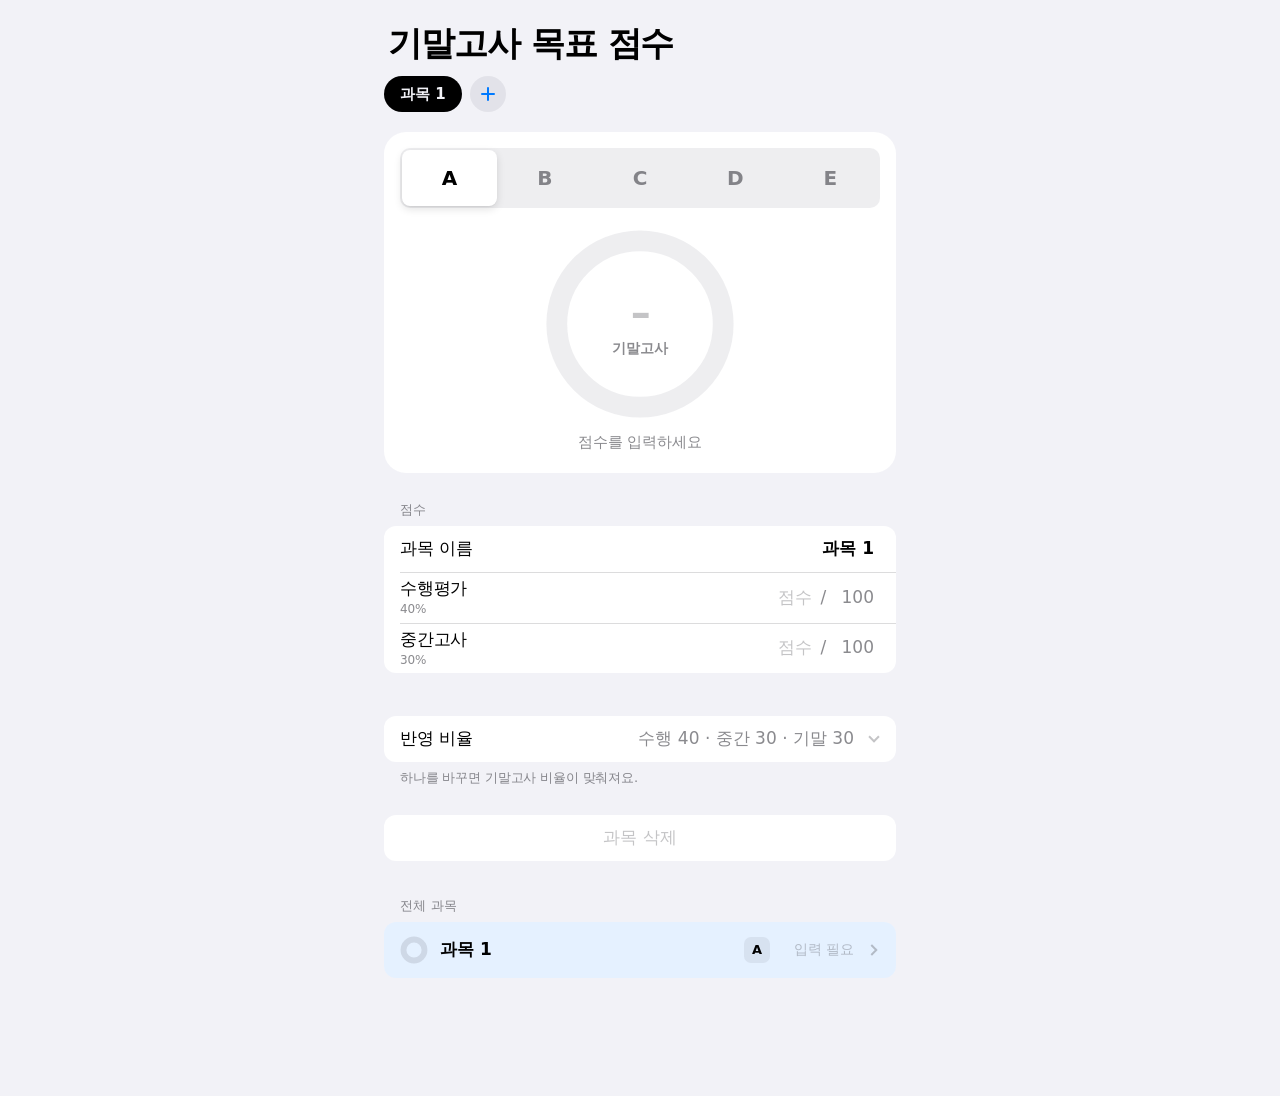
<file: index.html>
<!DOCTYPE html>
<html lang="ko">
<head>
<meta charset="utf-8">
<meta name="viewport" content="width=device-width, initial-scale=1, viewport-fit=cover">
<title>기말고사 목표 점수</title>
<link rel="stylesheet" href="style.css">
</head>
<body>
<div class="wrap"><header class="large"><h1>기말고사 목표 점수</h1></header></div>
<div id="sentinel" aria-hidden="true"></div>
<nav class="bar" id="bar"><div class="chips" id="chips" role="tablist" aria-label="과목"></div></nav>

<main class="wrap">
  <!-- 결과 -->
  <section class="hero" aria-label="결과">
    <div class="seg" id="seg" role="radiogroup" aria-label="목표 성취도"><i class="thumb" aria-hidden="true"></i></div>
    <div class="gauge" id="gauge" data-state="empty" data-zero>
      <svg viewBox="0 0 120 120" aria-hidden="true"><circle class="track" cx="60" cy="60" r="52"/><circle class="arc" cx="60" cy="60" r="52" pathLength="100"/></svg>
      <div class="center" aria-live="polite" aria-atomic="true"><span class="big" id="big">–</span><span class="unit" id="unit">기말고사</span></div>
    </div>
    <p class="sub" id="sub">점수를 입력하세요</p>
  </section>

  <!-- 점수 -->
  <p class="sh">점수</p>
  <div class="group">
    <label class="row"><span class="lbl">과목 이름</span><input id="nm" class="nm" type="text" maxlength="20" placeholder="이름" autocomplete="off"></label>
    <div class="row" id="row-sp">
      <span class="lbl">수행평가<small id="cap-p">40%</small></span>
      <span class="field"><input id="sp" type="number" inputmode="decimal" min="0" step="any" placeholder="점수" aria-label="수행평가 점수">/<input id="spm" class="max" type="number" inputmode="decimal" min="0" step="any" aria-label="수행평가 만점"></span>
    </div>
    <div class="row" id="row-sm">
      <span class="lbl">중간고사<small id="cap-m">30%</small></span>
      <span class="field"><input id="sm" type="number" inputmode="decimal" min="0" step="any" placeholder="점수" aria-label="중간고사 점수">/<input id="smm" class="max" type="number" inputmode="decimal" min="0" step="any" aria-label="중간고사 만점"></span>
    </div>
  </div>
  <p class="sf" id="note-s"></p>

  <!-- 반영 비율 -->
  <div class="group">
    <button type="button" class="row tap" id="tg-w" aria-expanded="false" aria-controls="dw-w"><span class="lbl">반영 비율</span><span class="val" id="wsum"></span><i class="chev"></i></button>
    <div class="drawer" id="dw-w"><div>
      <div class="row"><span class="lbl">수행평가</span><span class="field"><input id="wp" type="number" inputmode="decimal" min="0" max="100" step="any" aria-label="수행평가 비율">%</span></div>
      <div class="row"><span class="lbl">중간고사</span><span class="field"><input id="wm" type="number" inputmode="decimal" min="0" max="100" step="any" aria-label="중간고사 비율">%</span></div>
      <div class="row"><span class="lbl">기말고사</span><span class="field"><input id="wf" type="number" inputmode="decimal" min="0" max="100" step="any" aria-label="기말고사 비율">%</span></div>
    </div></div>
  </div>
  <p class="sf" id="note-w">하나를 바꾸면 기말고사 비율이 맞춰져요.</p>

  <!-- 계산 과정 -->
  <div class="group" id="g-steps" hidden>
    <button type="button" class="row tap" id="tg-s" aria-expanded="false" aria-controls="dw-s"><span class="lbl">계산 과정</span><i class="chev"></i></button>
    <div class="drawer" id="dw-s"><div id="steps"></div></div>
  </div>

  <div class="group" style="margin-top:1.75rem"><button type="button" class="row tap danger" id="del">과목 삭제</button></div>

  <!-- 전체 과목 -->
  <p class="sh" style="margin-top:2.25rem">전체 과목</p>
  <div class="group" id="sum"></div>
  <p class="sf" id="sfoot"></p>
  <div class="end"></div>
</main>

<div class="toast" id="toast" role="status" aria-live="polite"><span id="toast-msg"></span><button type="button" id="undo">실행 취소</button></div>

<script type="module" src="js/main.js"></script>
</body>
</html>
</file>
<file: style.css>
:root {
  --bg: #F2F2F7; --card: #FFFFFF; --ink: #000000; --ink2: rgba(60,60,67,.6); --ink3: rgba(60,60,67,.3);
  --sep: rgba(60,60,67,.18); --fill: rgba(118,118,128,.12); --fill2: rgba(118,118,128,.2); --press: rgba(0,0,0,.05);
  --blue: #007AFF; --green: #34C759; --orange: #FF9500; --red: #FF3B30; --gray: #8E8E93;
  --thumb: #FFFFFF; --bar: rgba(242,242,247,.72);
  --ease: cubic-bezier(.22,1,.36,1); /* damping 1.0 스프링 근사 */
  --round: ui-rounded, "SF Pro Rounded", system-ui, -apple-system, sans-serif;
  color-scheme: light dark;
}
@media (prefers-color-scheme: dark) {
  :root:not([data-theme="light"]) {
    --bg: #000000; --card: #1C1C1E; --ink: #FFFFFF; --ink2: rgba(235,235,245,.6); --ink3: rgba(235,235,245,.3);
    --sep: rgba(84,84,88,.65); --fill: rgba(118,118,128,.24); --fill2: rgba(118,118,128,.32); --press: rgba(255,255,255,.08);
    --blue: #0A84FF; --green: #30D158; --orange: #FF9F0A; --red: #FF453A; --gray: #8E8E93;
    --thumb: #636366; --bar: rgba(0,0,0,.72);
  }
}
:root[data-theme="dark"] {
  --bg: #000000; --card: #1C1C1E; --ink: #FFFFFF; --ink2: rgba(235,235,245,.6); --ink3: rgba(235,235,245,.3);
  --sep: rgba(84,84,88,.65); --fill: rgba(118,118,128,.24); --fill2: rgba(118,118,128,.32); --press: rgba(255,255,255,.08);
  --blue: #0A84FF; --green: #30D158; --orange: #FF9F0A; --red: #FF453A; --gray: #8E8E93;
  --thumb: #636366; --bar: rgba(0,0,0,.72);
}
@media (prefers-contrast: more) {
  :root { --ink2: rgba(60,60,67,.85); --sep: rgba(60,60,67,.5); }
  .group, .hero { outline: 1px solid var(--ink3); }
}

*, *::before, *::after { box-sizing: border-box; }
[hidden] { display: none !important; }
html { -webkit-text-size-adjust: 100%; }
body {
  margin: 0; background: var(--bg); color: var(--ink);
  font: 1.0625rem/1.4 system-ui, -apple-system, "Apple SD Gothic Neo", "Pretendard", "Noto Sans KR", "Malgun Gothic", sans-serif;
  letter-spacing: -0.01em; word-break: keep-all; font-variant-numeric: tabular-nums; -webkit-tap-highlight-color: transparent;
}
.wrap { max-width: 34rem; margin: 0 auto; padding: 0 1rem; }
button { font: inherit; color: inherit; }

/* ── 라지 타이틀 + 유리 바 ── */
.large { padding: calc(1.5rem + env(safe-area-inset-top, 0px)) 0 .25rem; }
.large h1 { margin: 0 .25rem; font-size: 2.125rem; line-height: 1.12; font-weight: 800; letter-spacing: -0.03em; }
.bar {
  position: sticky; top: 0; z-index: 5; padding: .5rem 0 .625rem;
  padding-top: calc(.5rem + env(safe-area-inset-top, 0px) * var(--stuck, 0));
  transition: background-color .25s var(--ease);
}
.bar::after { content: ""; position: absolute; left: 0; right: 0; bottom: 0; height: .5px; background: var(--sep); opacity: 0; transition: opacity .25s; }
.bar.stuck { --stuck: 1; background: var(--bar); -webkit-backdrop-filter: blur(20px) saturate(180%); backdrop-filter: blur(20px) saturate(180%); }
.bar.stuck::after { opacity: 1; }
.chips { display: flex; gap: .5rem; overflow-x: auto; padding: .125rem 1rem; scrollbar-width: none; max-width: 34rem; margin: 0 auto; }
.chips::-webkit-scrollbar { display: none; }
.chip {
  flex: none; appearance: none; border: 0; border-radius: 99px; cursor: pointer;
  height: 2.25rem; padding: 0 1rem; max-width: 10rem; overflow: hidden; text-overflow: ellipsis; white-space: nowrap;
  background: var(--fill); color: var(--ink); font-size: .9375rem; font-weight: 600;
  transition: background-color .25s var(--ease), color .25s var(--ease), transform .1s ease-out;
}
.chip:active { transform: scale(.95); }
.chip[aria-selected="true"] { background: var(--ink); color: var(--bg); }
.chip:focus-visible { outline: 2px solid var(--blue); outline-offset: 2px; }
.chip.add { width: 2.25rem; padding: 0; display: grid; place-items: center; background: var(--fill); color: var(--blue); }
.chip.add svg { width: .875rem; height: .875rem; }

/* ── 결과 카드 ── */
.hero { margin-top: .5rem; padding: 1rem 1rem 1.25rem; background: var(--card); border-radius: 22px; }
.seg { --i: 0; position: relative; display: grid; grid-template-columns: repeat(5, 1fr); padding: 2px; border-radius: 10px; background: var(--fill); }
.thumb {
  position: absolute; top: 2px; bottom: 2px; left: 2px; width: calc((100% - 4px) / 5); border-radius: 8px;
  background: var(--thumb); box-shadow: 0 3px 8px rgba(0,0,0,.12), 0 1px 1px rgba(0,0,0,.04);
  transform: translateX(calc(var(--i) * 100%)); transition: transform .4s var(--ease);
}
.seg button {
  position: relative; appearance: none; border: 0; background: transparent; cursor: pointer; border-radius: 8px;
  height: 3.5rem; display: flex; flex-direction: column; align-items: center; justify-content: center; gap: .3125rem; color: var(--ink2); transition: color .2s, transform .1s ease-out;
}
.seg button:active { transform: scale(.94); }
.seg button:focus-visible { outline: 2px solid var(--blue); outline-offset: -2px; }
.seg button[aria-checked="true"] { color: var(--ink); }
.g { font-family: var(--round); font-size: 1.25rem; font-weight: 800; line-height: 1; text-box: trim-both cap alphabetic; }
.gs { font-size: .625rem; line-height: 1; text-box: trim-both cap alphabetic; font-weight: 600; letter-spacing: .01em; color: var(--ink2); }
.gs:empty { display: none; }
.seg button.imp .g { color: var(--ink3); text-decoration: line-through; text-decoration-thickness: 2px; }
.seg button.done .gs { color: var(--green); }

.gauge { --v: 0; --c: var(--blue); position: relative; width: 12rem; height: 12rem; margin: 1.25rem auto .75rem; }
.gauge svg { width: 100%; height: 100%; transform: rotate(-90deg); overflow: visible; }
.gauge .track { fill: none; stroke: var(--fill); stroke-width: 13; }
.gauge .arc {
  fill: none; stroke: var(--c); stroke-width: 13; stroke-linecap: round; stroke-dasharray: 100 100;
  stroke-dashoffset: calc(100 - var(--v)); transition: stroke-dashoffset .7s var(--ease), stroke .3s var(--ease), opacity .2s;
}
.gauge[data-zero] .arc { opacity: 0; }
.center { position: absolute; inset: 0; display: flex; flex-direction: column; align-items: center; justify-content: center; gap: .5rem; text-align: center; }
.big { font-family: var(--round); font-size: 3.25rem; line-height: 1; font-weight: 800; letter-spacing: -0.035em; color: var(--ink); text-box: trim-both cap alphabetic; }
.unit { line-height: 1; text-box: trim-both cap alphabetic; font-size: .875rem; font-weight: 600; color: var(--ink2); }
.gauge[data-state="done"] .big, .gauge[data-state="impossible"] .big { font-size: 1.875rem; letter-spacing: -0.02em; }
.gauge[data-state="done"] .big { color: var(--green); }
.gauge[data-state="impossible"] .big { color: var(--ink2); }
.gauge[data-state="empty"] .big, .gauge[data-state="error"] .big { font-size: 2.5rem; color: var(--ink3); }
.sub { margin: 0; min-height: 1.4em; text-align: center; font-size: .9375rem; color: var(--ink2); }
.sub strong { color: var(--ink); font-weight: 700; }
.sub.err { color: var(--red); font-weight: 600; }

/* ── 그룹 리스트 ── */
.sh { margin: 1.75rem 1rem .4375rem; font-size: .8125rem; font-weight: 500; letter-spacing: .01em; color: var(--ink2); }
.sf { margin: .4375rem 1rem 0; min-height: 1.2em; font-size: .8125rem; line-height: 1.35; color: var(--ink2); }
.sf.err { color: var(--red); font-weight: 600; }
.group { background: var(--card); border-radius: 12px; overflow: hidden; }
.sf + .group { margin-top: 1.25rem; }
.row { position: relative; display: flex; align-items: center; gap: .75rem; min-height: 2.875rem; padding: .3125rem 1rem; transition: opacity .25s var(--ease); }
.row + .row::before, .drawer + .row::before, .row + .drawer::before { content: ""; position: absolute; top: 0; left: 1rem; right: 0; height: .5px; background: var(--sep); }
.drawer { position: relative; }
.row.off { opacity: .4; }
.lbl { flex: 1; min-width: 0; }
.lbl small { display: block; font-size: .75rem; color: var(--ink2); }
.val { color: var(--ink2); white-space: nowrap; }
.field { display: flex; align-items: center; gap: .125rem; color: var(--ink2); }
.row input {
  border: 0; border-radius: 7px; background: transparent; padding: .375rem .375rem; color: var(--ink);
  font: inherit; font-weight: 600; text-align: right; -moz-appearance: textfield; appearance: textfield;
  transition: background-color .15s, box-shadow .15s;
}
.row input[type="number"] { width: 3.5rem; }
.row input.max { width: 3.25rem; color: var(--ink2); font-weight: 500; }
.row input.nm { flex: 1; min-width: 0; text-align: right; }
.row input::-webkit-outer-spin-button, .row input::-webkit-inner-spin-button { -webkit-appearance: none; margin: 0; }
.row input::placeholder { color: var(--ink3); font-weight: 500; }
.row input:focus { outline: none; background: var(--fill); }
.row input[aria-invalid="true"] { color: var(--red); background: color-mix(in srgb, var(--red) 12%, transparent); }

.tap { width: 100%; appearance: none; border: 0; background: transparent; text-align: left; cursor: pointer; transition: background-color .12s; }
.tap:active { background: var(--press); }
.tap:focus-visible { outline: 2px solid var(--blue); outline-offset: -2px; }
.chev { flex: none; width: .5rem; height: .5rem; margin: 0 .125rem 0 .25rem; border: solid var(--ink3); border-width: 0 2.25px 2.25px 0; transform: translateY(-25%) rotate(45deg); transition: transform .35s var(--ease); }
.tap[aria-expanded="true"] .chev { transform: translateY(25%) rotate(-135deg); }
.chev.r { transform: translateX(-25%) rotate(-45deg); }
.danger { justify-content: center; color: var(--red); font-weight: 500; }
.danger:disabled { color: var(--ink3); cursor: default; }
.danger:disabled:active { background: transparent; }

.drawer { display: grid; grid-template-rows: 0fr; transition: grid-template-rows .45s var(--ease); }
.drawer.open { grid-template-rows: 1fr; }
.drawer > div { overflow: hidden; min-height: 0; opacity: 0; transition: opacity .25s; }
.drawer.open > div { opacity: 1; }
.drawer .row { padding-left: 1rem; }

.step { display: block; padding: .625rem 1rem; }
.step .k { display: block; font-size: .8125rem; color: var(--ink2); }
.step .v { font-weight: 600; }
.step.final .v { color: var(--blue); font-weight: 700; }

/* ── 전체 과목 ── */
.srow { gap: .75rem; min-height: 3.5rem; }
.mini { --v: 0; --c: var(--blue); flex: none; width: 1.75rem; height: 1.75rem; }
.mini svg { width: 100%; height: 100%; transform: rotate(-90deg); }
.mini .track { fill: none; stroke: var(--fill2); stroke-width: 5; }
.mini .arc { fill: none; stroke: var(--c); stroke-width: 5; stroke-linecap: round; stroke-dasharray: 100 100; stroke-dashoffset: calc(100 - var(--v)); }
.mini[data-zero] .arc { opacity: 0; }
.sname { flex: 1; min-width: 0; font-weight: 600; overflow: hidden; text-overflow: ellipsis; white-space: nowrap; }
.badge { flex: none; display: inline-grid; place-items: center; min-width: 1.625rem; height: 1.625rem; border-radius: 7px; background: var(--fill); font-family: var(--round); font-size: .8125rem; font-weight: 800; line-height: 1; }
.badge, .chip { text-box: trim-both cap alphabetic; }
.sval { flex: none; min-width: 4.5rem; text-align: right; font-family: var(--round); font-weight: 700; }
.sval small { font-family: inherit; font-size: .8125rem; font-weight: 600; color: var(--ink2); margin-left: 1px; }
.sval.done { color: var(--green); font-size: .9375rem; }
.sval.impossible { color: var(--ink2); font-size: .9375rem; }
.sval.empty, .sval.error { font-family: inherit; font-size: .875rem; font-weight: 500; color: var(--ink3); }
.sval.error { color: var(--red); }
.srow.cur { background: color-mix(in srgb, var(--blue) 10%, transparent); }

.end { height: calc(6rem + env(safe-area-inset-bottom, 0px)); }

/* ── 토스트 ── */
.toast {
  position: fixed; left: 50%; bottom: calc(1.25rem + env(safe-area-inset-bottom, 0px)); z-index: 10;
  display: flex; align-items: center; gap: 1rem; padding: .5rem .5rem .5rem 1.125rem; border-radius: 99px;
  background: rgba(44,44,46,.8); color: #fff; font-size: .9375rem; font-weight: 600;
  -webkit-backdrop-filter: blur(24px) saturate(180%); backdrop-filter: blur(24px) saturate(180%);
  box-shadow: 0 12px 32px -10px rgba(0,0,0,.45);
  transform: translate(-50%, 1.25rem) scale(.94); opacity: 0; pointer-events: none;
  transition: transform .4s var(--ease), opacity .25s var(--ease);
}
.toast.show { transform: translate(-50%, 0) scale(1); opacity: 1; pointer-events: auto; }
.toast button { appearance: none; border: 0; border-radius: 99px; padding: .375rem .875rem; background: rgba(255,255,255,.18); color: #fff; font-weight: 700; cursor: pointer; }
.toast button:active { background: rgba(255,255,255,.3); }

@media (prefers-reduced-transparency: reduce) {
  .bar.stuck { background: var(--bg); -webkit-backdrop-filter: none; backdrop-filter: none; }
  .toast { background: #2C2C2E; -webkit-backdrop-filter: none; backdrop-filter: none; }
}
@media (max-width: 360px) { .gauge { width: 10.5rem; height: 10.5rem; } .big { font-size: 2.75rem; } }
@media (prefers-reduced-motion: reduce) {
  *, *::before, *::after { transition-property: opacity, color, background-color !important; transition-duration: .15s !important; }
  .chip:active, .seg button:active { transform: none; }
}
</file>
